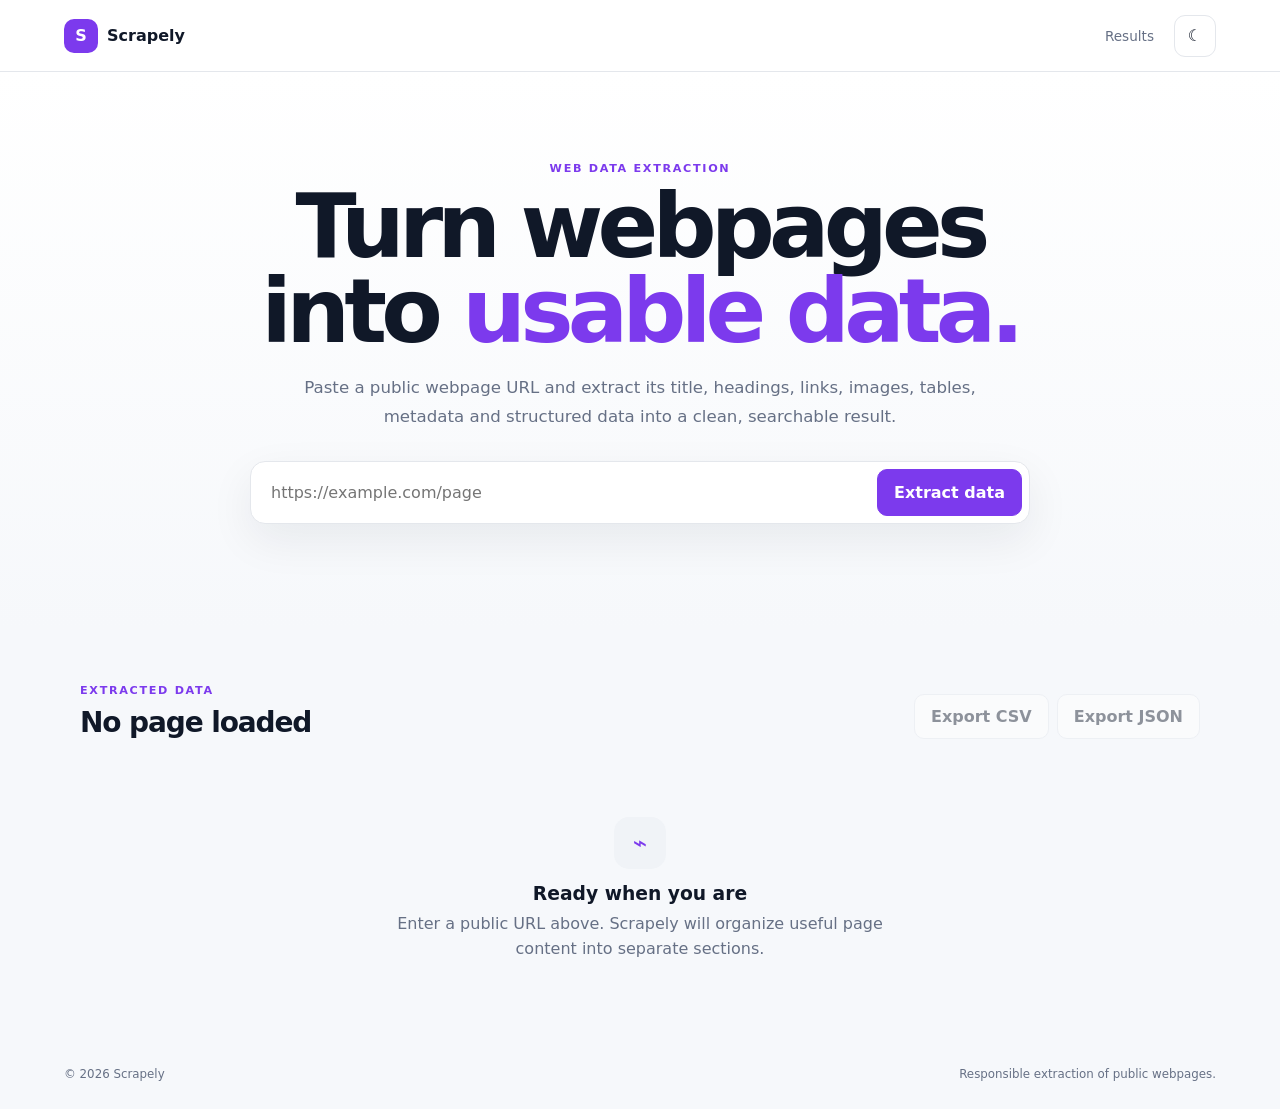
<file: index.html>
<!doctype html>
<html lang="en">
<head>
<meta charset="UTF-8"><meta name="viewport" content="width=device-width,initial-scale=1">
<meta name="description" content="Scrapely extracts useful structured data from public webpages.">
<title>Scrapely — Web Data Extractor</title><link rel="stylesheet" href="styles.css">
</head>
<body>
<header class="topbar"><a class="brand" href="#"><span class="logo">S</span> Scrapely</a>
<nav><a href="#results">Results</a><button id="theme" class="icon">☾</button></nav></header>
<main>
<section class="hero"><div class="hero-inner"><p class="eyebrow">WEB DATA EXTRACTION</p>
<h1>Turn webpages into <span>usable data.</span></h1>
<p class="sub">Paste a public webpage URL and extract its title, headings, links, images, tables, metadata and structured data into a clean, searchable result.</p>
<form id="extractForm"><input id="url" type="url" placeholder="https://example.com/page" required><button class="primary">Extract data</button></form>
<p id="status" class="status"></p></div></section>
<section class="container" id="results">
<div class="toolbar"><div><p class="eyebrow">EXTRACTED DATA</p><h2 id="resultTitle">No page loaded</h2></div>
<div class="toolbar-actions"><button id="csv" class="secondary" disabled>Export CSV</button><button id="json" class="secondary" disabled>Export JSON</button></div></div>
<div id="empty" class="empty"><div class="empty-icon">⌁</div><h3>Ready when you are</h3><p>Enter a public URL above. Scrapely will organize useful page content into separate sections.</p></div>
<div id="data" hidden><div class="stats">
<article><span>Headings</span><strong id="headingCount">0</strong></article><article><span>Links</span><strong id="linkCount">0</strong></article>
<article><span>Images</span><strong id="imageCount">0</strong></article><article><span>Metadata</span><strong id="metaCount">0</strong></article>
<article><span>Tables</span><strong id="tableCount">0</strong></article><article><span>Structured data</span><strong id="jsonLdCount">0</strong></article>
<article><span>Emails</span><strong id="emailCount">0</strong></article><article><span>Characters</span><strong id="charCount">0</strong></article></div>
<div class="search-row"><input id="search" type="search" placeholder="Filter extracted content..."></div>
<div class="result-grid">
<section class="panel"><h3>Page information</h3><div id="pageInfo"></div></section>
<section class="panel"><h3>Headings</h3><div id="headings"></div></section>
<section class="panel wide"><h3>Links</h3><div id="links"></div></section>
<section class="panel wide"><h3>Images</h3><div id="images"></div></section>
<section class="panel wide"><h3>Tables</h3><div id="tables"></div></section>
<section class="panel wide"><h3>Metadata</h3><div id="metadata"></div></section>
<section class="panel wide"><h3>Structured data (JSON-LD)</h3><div id="jsonLd"></div></section>
<section class="panel wide"><h3>Page text</h3><div id="pageText"></div></section>
</div></div></section>
</main>
<footer><span>© 2026 Scrapely</span><span>Responsible extraction of public webpages.</span></footer>
<div id="toast" class="toast"></div><script src="app.js"></script>
</body></html>
</file>
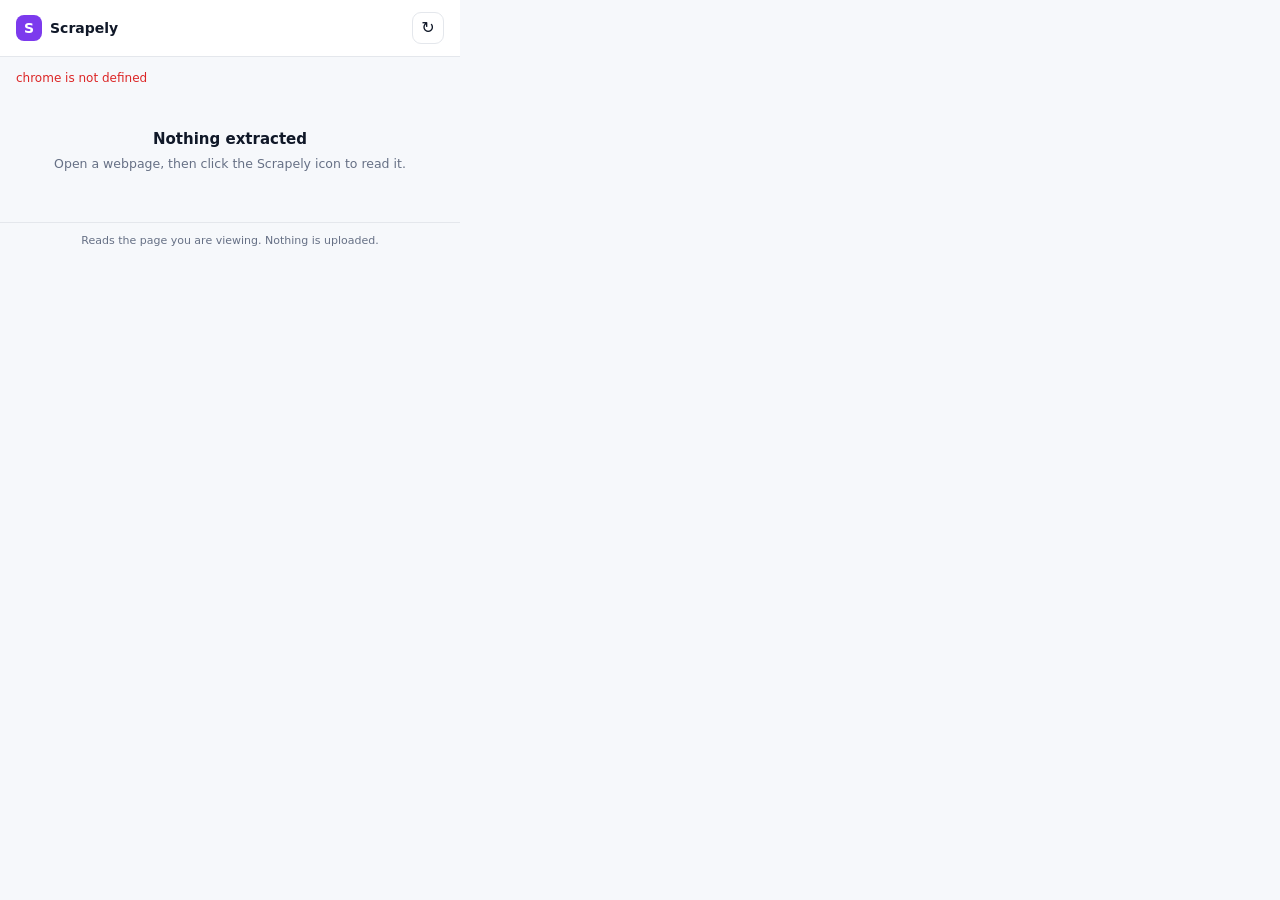
<file: extension/src/popup.html>
<!doctype html>
<html lang="en">
<head>
<meta charset="UTF-8">
<title>Scrapely</title>
<link rel="stylesheet" href="popup.css">
</head>
<body>
<header class="topbar">
  <span class="brand"><span class="logo">S</span> Scrapely</span>
  <button id="refresh" class="icon" title="Re-extract">↻</button>
</header>

<main>
  <p id="loading" class="status">Reading page…</p>
  <p id="status" class="status"></p>

  <div id="empty" class="empty" hidden>
    <h3>Nothing extracted</h3>
    <p>Open a webpage, then click the Scrapely icon to read it.</p>
  </div>

  <div id="data" hidden>
    <div class="page-head">
      <h2 id="pageTitle"></h2>
      <a id="pageUrl" class="url" target="_blank" rel="noopener noreferrer"></a>
    </div>

    <div id="stats" class="stats"></div>

    <input id="search" type="search" placeholder="Filter extracted content…">

    <div class="actions">
      <button id="csv" class="secondary">Export CSV</button>
      <button id="json" class="secondary">Export JSON</button>
    </div>

    <section class="panel"><h3>Page information</h3><div id="pageInfo"></div></section>
    <section class="panel"><h3>Headings</h3><div id="headings"></div></section>
    <section class="panel"><h3>Links</h3><div id="links"></div></section>
    <section class="panel"><h3>Images</h3><div id="images"></div></section>
    <section class="panel"><h3>Tables</h3><div id="tables"></div></section>
    <section class="panel"><h3>Metadata</h3><div id="metadata"></div></section>
    <section class="panel"><h3>Structured data (JSON-LD)</h3><div id="jsonLd"></div></section>
    <section class="panel" id="emails" hidden>
      <h3>Emails (<span id="emailsCount">0</span>)</h3>
      <div class="item"><span class="muted" id="emailsList"></span></div>
    </section>
    <section class="panel"><h3>Page text</h3><div id="pageText"></div></section>
  </div>
</main>

<footer>Reads the page you are viewing. Nothing is uploaded.</footer>
<script src="popup.js"></script>
</body>
</html>
</file>
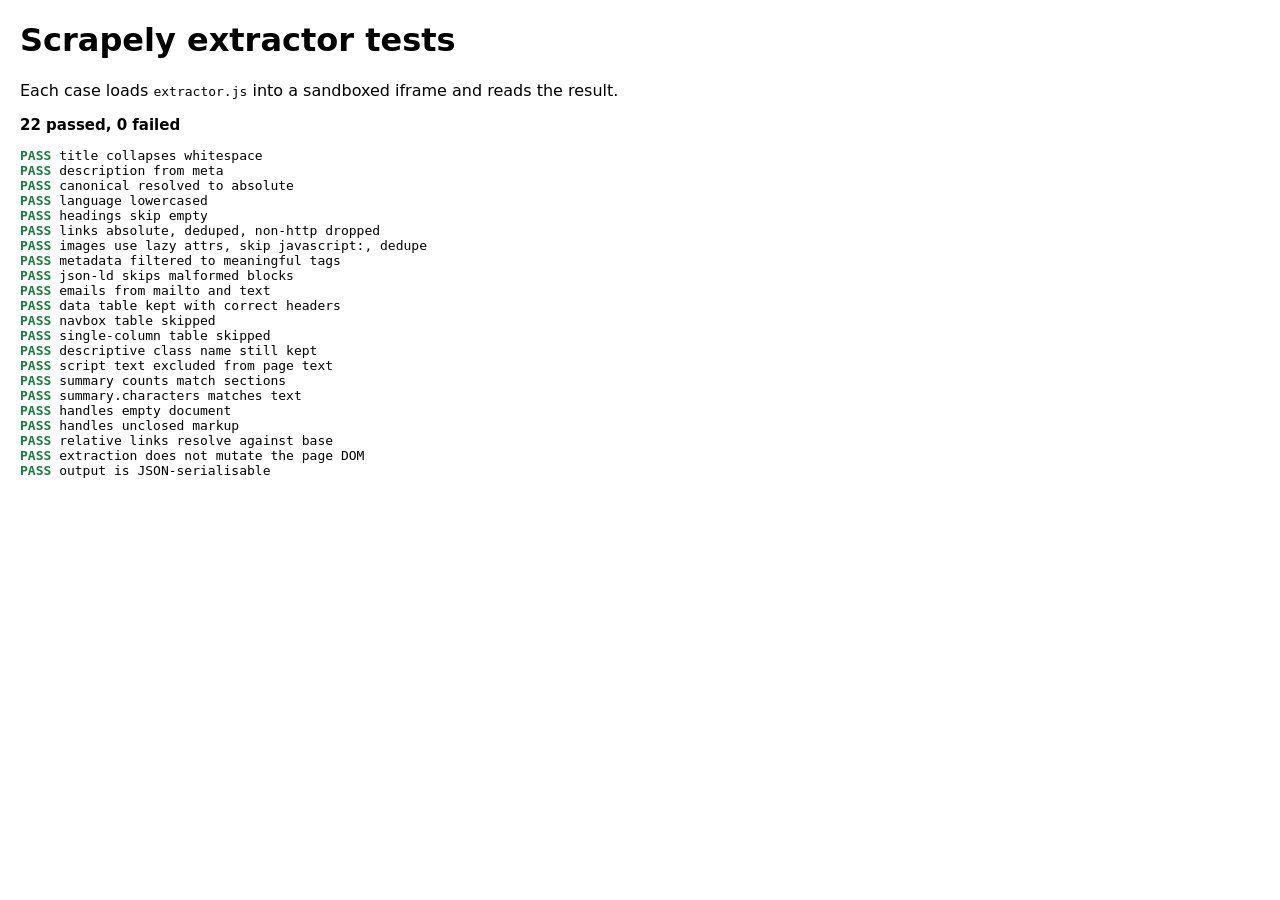
<file: extension/test/extractor.test.html>
<!doctype html>
<html lang="en">
<head>
<meta charset="UTF-8">
<title>Scrapely extractor tests</title>
<style>
  body { font-family: system-ui, sans-serif; margin: 20px; }
  #results { font-family: ui-monospace, Menlo, Consolas, monospace; font-size: 13px; }
  .pass::before { content: "PASS "; color: #15803d; font-weight: bold; }
  .fail { color: #b91c1c; font-weight: bold; }
  .fail::before { content: "FAIL "; }
  #summary { margin: 14px 0; font-size: 15px; font-weight: bold; }
  iframe { width: 700px; height: 340px; border: 1px solid #ccc; }
</style>
</head>
<body>
<h1>Scrapely extractor tests</h1>
<p>Each case loads <code>extractor.js</code> into a sandboxed iframe and reads the result.</p>
<div id="summary">running…</div>
<div id="results"></div>

<script src="../src/extractor.js"></script>
<script>
// Read the source once; each iframe needs its own copy injected as text,
// because a script tag's globals do not cross document boundaries.
let EXTRACTOR_SOURCE = "";
fetch("../src/extractor.js")
  .then((r) => r.text())
  .then((text) => {
    EXTRACTOR_SOURCE = text;
    return run();
  })
  .catch((error) => {
    document.getElementById("summary").textContent = "could not load extractor.js: " + error;
    document.getElementById("summary").dataset.done = "true";
  });
const CASES = [];
const test = (name, html, url, check) => CASES.push({ name, html, url, check });

// --- fixture page ---
// Note: closing script tags inside this literal must be written as <\/script>,
// otherwise the HTML parser ends this inline block at the first one.
const FIXTURE = `<!doctype html><html lang="en-GB"><head>
<title>  Example   Domain  </title>
<meta name="description" content="A reserved example domain.">
<meta property="og:title" content="Example Domain OG">
<meta name="viewport" content="width=device-width, initial-scale=1">
<link rel="canonical" href="https://example.com/canonical">
<script type="application/ld+json">{"@context":"https://schema.org","@type":"Organization","name":"Example"}<\/script>
<script type="application/ld+json">{not json}<\/script>
</head><body>
<nav><a href="/nav">Nav</a></nav>
<main>
<h1>Main heading</h1><h2>Sub   heading</h2><h3></h3>
<a href="/about">About us</a>
<a href="https://example.com/about">Duplicate</a>
<a href="mailto:hello@example.com">Email</a>
<a href="javascript:void(0)">JS</a>
<a href="#top">Top</a>
<a href="tel:+15551234">Call</a>
<a href="ftp://example.com/file">FTP</a>
<img src="https://example.com/logo.png" alt="Logo" width="120" height="40">
<img data-src="https://example.com/hero.jpg" alt="Hero">
<img src="javascript:void(0)" alt="Tracker">
<img src="https://example.com/logo.png" alt="Duplicate">
<p>Contact hello@example.com or sales@example.org.</p>
</main>
<table class="wikitable"><tr><th>Name</th><th>Price</th></tr>
<tr><td>Widget</td><td>9.99</td></tr></table>
<table class="navbox-inner"><tr><th>Lists of countries</th></tr>
<tr><td><a>Nominal</a></td><td><a>Per capita</a></td></tr></table>
<table><tr><td>nav link</td></tr><tr><td>another</td></tr></table>
<table class="data-table header-cells"><tr><th>Year</th><th>Total</th></tr>
<tr><td>2026</td><td>7</td></tr></table>
<script>console.log("ignored");<\/script>
</body></html>`;

test("title collapses whitespace", FIXTURE, "https://example.com/page", (d) =>
  d.title === "Example Domain");

test("description from meta", FIXTURE, "https://example.com/page", (d) =>
  d.description === "A reserved example domain.");

test("canonical resolved to absolute", FIXTURE, "https://example.com/page", (d) =>
  d.canonical === "https://example.com/canonical");

test("language lowercased", FIXTURE, "https://example.com/page", (d) =>
  d.language === "en-gb");

test("headings skip empty", FIXTURE, "https://example.com/page", (d) =>
  JSON.stringify(d.headings.map((h) => h.text)) === JSON.stringify(["Main heading", "Sub heading"]) &&
  d.headings[0].level === "h1");

test("links absolute, deduped, non-http dropped", FIXTURE, "https://example.com/page", (d) =>
  JSON.stringify(d.links.map((l) => l.url)) ===
  JSON.stringify(["https://example.com/nav", "https://example.com/about"]));

test("images use lazy attrs, skip javascript:, dedupe", FIXTURE, "https://example.com/page", (d) =>
  JSON.stringify(d.images.map((i) => i.url)) ===
  JSON.stringify(["https://example.com/logo.png", "https://example.com/hero.jpg"]) &&
  d.images[0].width === 120 && d.images[0].height === 40);

test("metadata filtered to meaningful tags", FIXTURE, "https://example.com/page", (d) => {
  const names = d.metadata.map((m) => m.name);
  return names.includes("description") && names.includes("og:title") && !names.includes("viewport");
});

test("json-ld skips malformed blocks", FIXTURE, "https://example.com/page", (d) =>
  d.jsonLd.length === 1 && d.jsonLd[0]["@type"] === "Organization");

test("emails from mailto and text", FIXTURE, "https://example.com/page", (d) =>
  d.emails.includes("hello@example.com") && d.emails.includes("sales@example.org"));

test("data table kept with correct headers", FIXTURE, "https://example.com/page", (d) =>
  d.tables.some((t) => t.headers[0] === "Name" && t.rows[0][0] === "Widget"));

test("navbox table skipped", FIXTURE, "https://example.com/page", (d) =>
  !d.tables.some((t) => t.headers.some((h) => h.includes("Lists of countries"))));

test("single-column table skipped", FIXTURE, "https://example.com/page", (d) =>
  !d.tables.some((t) => t.headers[0] === "nav link"));

test("descriptive class name still kept", FIXTURE, "https://example.com/page", (d) =>
  d.tables.some((t) => t.headers[0] === "Year" && t.headers[1] === "Total"));

test("script text excluded from page text", FIXTURE, "https://example.com/page", (d) =>
  !d.text.includes("ignored") && d.text.includes("Main heading"));

test("summary counts match sections", FIXTURE, "https://example.com/page", (d) =>
  d.summary.headings === d.headings.length &&
  d.summary.links === d.links.length &&
  d.summary.tables === d.tables.length &&
  d.summary.jsonLd === d.jsonLd.length);

test("summary.characters matches text", FIXTURE, "https://example.com/page", (d) =>
  d.summary.characters === d.text.length);

test("handles empty document", "<html></html>", "https://example.com/", (d) =>
  d.title === "" && Array.isArray(d.links) && d.links.length === 0);

test("handles unclosed markup", "<html><body><h1>unclosed", "https://example.com/", (d) =>
  d.headings.length === 1);

test("relative links resolve against base", '<a href="rel/page">Rel</a>', "https://example.com/dir/index.html", (d) =>
  d.links[0].url === "https://example.com/dir/rel/page");

test("extraction does not mutate the page DOM", FIXTURE, "https://example.com/page", (d, frame) => {
  // extractText works on a clone precisely so the visible page keeps its
  // scripts and headings.
  const doc = frame.contentDocument;
  const headings = Array.from(doc.querySelectorAll("h1")).map((h) => h.textContent);
  return headings.length === 1 && headings[0] === "Main heading";
});

test("output is JSON-serialisable", FIXTURE, "https://example.com/page", (d) => {
  JSON.parse(JSON.stringify(d));
  return true;
});

async function run() {
  const results = document.getElementById("results");
  let passed = 0;
  let failed = 0;

  for (const c of CASES) {
    const frame = document.createElement("iframe");
    frame.style.display = "none";
    document.body.appendChild(frame);
    const doc = frame.contentDocument;
    doc.open();
    doc.write(c.html);
    doc.close();

    // An iframe with no src inherits the parent's URL, which would make every
    // relative link resolve against the harness instead of the fixture. A
    // <base> reproduces the URL a real content script would run against.
    const base = doc.createElement("base");
    base.href = c.url;
    doc.head.insertBefore(base, doc.head.firstChild);

    // Re-inject: the iframe has its own global, so the parent's copy is absent.
    const script = doc.createElement("script");
    script.textContent = EXTRACTOR_SOURCE;
    doc.head.appendChild(script);

    let data = null;
    try {
      data = frame.contentWindow.ScrapelyExtract();
    } catch (error) {
      data = { __error: String(error) };
    }

    let ok = false;
    let detail = "";
    try {
      ok = c.check(data, frame);
    } catch (error) {
      detail = String(error);
    }
    ok ? passed++ : failed++;

    const line = document.createElement("div");
    line.className = ok ? "pass" : "fail";
    line.textContent = c.name + (ok ? "" : "  ->  " + (detail || JSON.stringify(data).slice(0, 200)));
    results.appendChild(line);
    frame.remove();
  }

  document.getElementById("summary").textContent = `${passed} passed, ${failed} failed`;
  document.getElementById("summary").dataset.done = "true";
  document.getElementById("summary").dataset.failed = String(failed);
}
</script>
</body>
</html>
</file>
<file: styles.css>
*{box-sizing:border-box}:root{--bg:#f6f8fb;--surface:#fff;--soft:#f0f3f7;--text:#101828;--muted:#667085;--border:#e4e7ec;--accent:#7c3aed;--accent2:#6d28d9;--danger:#dc2626;--shadow:0 16px 45px rgba(16,24,40,.07)}body.dark{--bg:#0b1020;--surface:#121a2b;--soft:#182235;--text:#f4f7fb;--muted:#9aa7bd;--border:#26334a;--shadow:0 16px 45px rgba(0,0,0,.25)}body{margin:0;background:var(--bg);color:var(--text);font-family:Inter,system-ui,-apple-system,"Segoe UI",sans-serif}a{color:inherit}button,input{font:inherit}button{cursor:pointer}.topbar{height:72px;padding:0 5vw;display:flex;align-items:center;justify-content:space-between;background:var(--surface);border-bottom:1px solid var(--border);position:sticky;top:0;z-index:5}.brand{text-decoration:none;font-weight:850;display:flex;align-items:center;gap:9px}.logo{width:34px;height:34px;border-radius:10px;background:var(--accent);color:#fff;display:grid;place-items:center}.topbar nav{display:flex;gap:20px;align-items:center}.topbar nav a{text-decoration:none;color:var(--muted);font-size:.85rem}.icon{width:42px;height:42px;border:1px solid var(--border);border-radius:11px;background:var(--surface);color:var(--text)}.hero{padding:90px 20px 75px;background:linear-gradient(180deg,var(--surface),var(--bg))}.hero-inner{width:min(850px,100%);margin:auto;text-align:center}.eyebrow{margin:0 0 9px;color:var(--accent);font-size:.7rem;letter-spacing:.15em;font-weight:850}.hero h1{font-size:clamp(2.9rem,7vw,5.7rem);line-height:.95;letter-spacing:-.065em;margin:0 0 20px}.hero h1 span{color:var(--accent)}.sub{max-width:690px;margin:0 auto;color:var(--muted);font-size:1.04rem;line-height:1.7}.hero form{display:flex;gap:9px;max-width:780px;margin:30px auto 0;padding:7px;background:var(--surface);border:1px solid var(--border);border-radius:15px;box-shadow:var(--shadow)}input{min-height:47px;border:1px solid var(--border);border-radius:10px;background:var(--surface);color:var(--text);padding:0 13px;outline:0}.hero form input{flex:1;min-width:0;border:0}.primary,.secondary{min-height:45px;padding:0 16px;border-radius:10px;font-weight:750}.primary{border:1px solid var(--accent);background:var(--accent);color:#fff}.primary:hover{background:var(--accent2)}.secondary{border:1px solid var(--border);background:var(--surface);color:var(--text)}.secondary:disabled{opacity:.45;cursor:not-allowed}.status{min-height:20px;color:var(--muted);font-size:.8rem;margin:10px 0 0}.container{width:min(1120px,90%);margin:auto}.toolbar{display:flex;justify-content:space-between;align-items:end;gap:20px;margin:55px 0 18px}.toolbar h2{margin:0;font-size:1.75rem;letter-spacing:-.04em}.toolbar-actions{display:flex;gap:8px}.empty{text-align:center;padding:60px 20px}.empty-icon{width:52px;height:52px;border-radius:15px;background:var(--soft);display:grid;place-items:center;margin:0 auto 14px;color:var(--accent);font-size:1.5rem}.empty h3{margin:0 0 7px}.empty p{max-width:500px;margin:auto;color:var(--muted);line-height:1.6}.stats{display:grid;grid-template-columns:repeat(4,1fr);gap:13px;margin-bottom:14px}.stats article,.panel{background:var(--surface);border:1px solid var(--border);border-radius:16px;box-shadow:var(--shadow)}.stats article{padding:19px}.stats span{display:block;color:var(--muted);font-size:.78rem}.stats strong{display:block;font-size:1.7rem;margin-top:7px}.search-row{margin-bottom:14px}.search-row input{width:100%}.result-grid{display:grid;grid-template-columns:1fr 1fr;gap:14px}.panel{padding:22px;min-width:0}.panel.wide{grid-column:1/-1}.panel h3{margin:0 0 15px;font-size:1rem}.info-row{padding:10px 0;border-bottom:1px solid var(--border);display:flex;justify-content:space-between;gap:15px;font-size:.8rem}.info-row:last-child{border:0}.info-row span:first-child{color:var(--muted)}.scrollbox{max-height:300px;overflow:auto}.item{padding:10px 0;border-bottom:1px solid var(--border);font-size:.8rem;line-height:1.45}.item:last-child{border:0}.item a{color:var(--accent);text-decoration:none;word-break:break-all}.item .muted{color:var(--muted);display:block;font-size:.73rem}.image-item{display:flex;gap:12px;align-items:center;padding:10px 0;border-bottom:1px solid var(--border)}.image-item img{width:55px;height:42px;object-fit:cover;border-radius:7px;background:var(--soft)}.image-item a{color:var(--accent);font-size:.78rem;word-break:break-all}.empty-small{color:var(--muted);font-size:.82rem}
.data-table{width:100%;margin-top:9px;border-collapse:collapse;font-size:.74rem}
.data-table th,.data-table td{border:1px solid var(--border);padding:5px 8px;text-align:left}
.data-table th{background:var(--soft);font-weight:700;white-space:nowrap}
.code{margin:7px 0 0;padding:10px;background:var(--soft);border-radius:9px;font-size:.72rem;line-height:1.5;white-space:pre-wrap;word-break:break-word;max-height:220px;overflow:auto;font-family:ui-monospace,SFMono-Regular,Menlo,Consolas,monospace}
.prose{margin:0;font-size:.8rem;line-height:1.7;color:var(--muted);white-space:pre-wrap;word-break:break-word}.toast{position:fixed;right:20px;bottom:20px;background:#111827;color:#fff;padding:13px 16px;border-radius:11px;opacity:0;transform:translateY(15px);transition:.2s;z-index:20}.toast.show{opacity:1;transform:none}footer{padding:45px 5vw 28px;display:flex;justify-content:space-between;color:var(--muted);font-size:.74rem}@media(max-width:800px){.stats{grid-template-columns:1fr 1fr}.result-grid{grid-template-columns:1fr}.panel.wide{grid-column:auto}}@media(max-width:600px){.topbar{padding:0 4%}.topbar nav a{display:none}.hero{padding:62px 15px 50px}.hero form{display:block;padding:8px}.hero form input{width:100%;margin-bottom:8px}.hero form .primary{width:100%}.toolbar{display:block;margin-top:40px}.toolbar-actions{margin-top:14px}.toolbar-actions button{flex:1}.stats{grid-template-columns:1fr 1fr}footer{display:block;line-height:2}}
</file>
<file: extension/src/popup.css>
:root {
  --bg: #f6f8fb;
  --surface: #fff;
  --soft: #f0f3f7;
  --text: #101828;
  --muted: #667085;
  --border: #e4e7ec;
  --accent: #7c3aed;
  --danger: #dc2626;
}

@media (prefers-color-scheme: dark) {
  :root {
    --bg: #0b1020;
    --surface: #121a2b;
    --soft: #182235;
    --text: #f4f7fb;
    --muted: #9aa7bd;
    --border: #26334a;
  }
}

* { box-sizing: border-box; }

body {
  margin: 0;
  width: 460px;
  max-height: 600px;
  overflow-y: auto;
  background: var(--bg);
  color: var(--text);
  font-family: Inter, system-ui, -apple-system, "Segoe UI", sans-serif;
  font-size: 14px;
}

a { color: var(--accent); }
button, input { font: inherit; }
button { cursor: pointer; }

.topbar {
  position: sticky;
  top: 0;
  z-index: 2;
  display: flex;
  align-items: center;
  justify-content: space-between;
  padding: 12px 16px;
  background: var(--surface);
  border-bottom: 1px solid var(--border);
}

.brand { display: flex; align-items: center; gap: 8px; font-weight: 800; }

.logo {
  display: grid;
  place-items: center;
  width: 26px;
  height: 26px;
  border-radius: 8px;
  background: var(--accent);
  color: #fff;
  font-size: 14px;
}

.icon {
  width: 32px;
  height: 32px;
  border: 1px solid var(--border);
  border-radius: 9px;
  background: var(--surface);
  color: var(--text);
  font-size: 16px;
  line-height: 1;
}

.icon:hover { background: var(--soft); }

main { padding: 14px 16px; }

.status { min-height: 17px; margin: 0 0 8px; color: var(--muted); font-size: 12px; }
.status.error { color: var(--danger); }

.empty { padding: 34px 12px; text-align: center; }
.empty h3 { margin: 0 0 6px; font-size: 15px; }
.empty p { margin: 0; color: var(--muted); font-size: 12.5px; line-height: 1.6; }

.page-head { margin-bottom: 12px; }
.page-head h2 { margin: 0 0 3px; font-size: 17px; letter-spacing: -0.02em; }
.url { display: block; overflow: hidden; font-size: 11.5px; text-overflow: ellipsis; white-space: nowrap; }

.stats {
  display: grid;
  grid-template-columns: repeat(4, 1fr);
  gap: 7px;
  margin-bottom: 11px;
}

.stats article {
  padding: 9px 10px;
  background: var(--surface);
  border: 1px solid var(--border);
  border-radius: 11px;
}

.stats span { display: block; color: var(--muted); font-size: 10.5px; }
.stats strong { display: block; margin-top: 3px; font-size: 15px; }

#search {
  width: 100%;
  min-height: 36px;
  padding: 0 11px;
  border: 1px solid var(--border);
  border-radius: 10px;
  outline: none;
  background: var(--surface);
  color: var(--text);
}

#search:focus { border-color: var(--accent); }

.actions { display: flex; gap: 7px; margin: 11px 0; }

.secondary {
  flex: 1;
  min-height: 34px;
  border: 1px solid var(--border);
  border-radius: 10px;
  background: var(--surface);
  color: var(--text);
  font-weight: 650;
}

.secondary:hover { background: var(--soft); }

.panel {
  padding: 13px 14px;
  margin-bottom: 9px;
  background: var(--surface);
  border: 1px solid var(--border);
  border-radius: 13px;
}

.panel h3 { margin: 0 0 9px; font-size: 12px; text-transform: uppercase; letter-spacing: 0.06em; color: var(--muted); }

.info-row {
  display: flex;
  justify-content: space-between;
  gap: 12px;
  padding: 6px 0;
  border-bottom: 1px solid var(--border);
  font-size: 12px;
}

.info-row:last-child { border: 0; }
.info-row span:first-child { color: var(--muted); flex: none; }
.info-row span:last-child { text-align: right; word-break: break-word; }

.scrollbox { max-height: 190px; overflow: auto; }

.item {
  padding: 7px 0;
  border-bottom: 1px solid var(--border);
  font-size: 12px;
  line-height: 1.45;
}

.item:last-child { border: 0; }
.item a { text-decoration: none; word-break: break-all; }
.item .muted { display: block; color: var(--muted); font-size: 11px; word-break: break-all; }

.image-item {
  display: flex;
  gap: 9px;
  align-items: center;
  padding: 7px 0;
  border-bottom: 1px solid var(--border);
}

.image-item img {
  width: 44px;
  height: 34px;
  border-radius: 6px;
  background: var(--soft);
  object-fit: cover;
}

.image-item a { font-size: 11.5px; word-break: break-all; }

.data-table { width: 100%; margin-top: 7px; border-collapse: collapse; font-size: 11px; }
.data-table th, .data-table td { padding: 4px 6px; border: 1px solid var(--border); text-align: left; }
.data-table th { background: var(--soft); font-weight: 700; white-space: nowrap; }

.code {
  max-height: 170px;
  margin: 6px 0 0;
  padding: 8px;
  overflow: auto;
  border-radius: 8px;
  background: var(--soft);
  font-family: ui-monospace, SFMono-Regular, Menlo, Consolas, monospace;
  font-size: 10.5px;
  line-height: 1.5;
  white-space: pre-wrap;
  word-break: break-word;
}

.prose { margin: 0; color: var(--muted); font-size: 12px; line-height: 1.7; word-break: break-word; }
.empty-small { margin: 0; color: var(--muted); font-size: 12px; }

footer {
  padding: 11px 16px 15px;
  border-top: 1px solid var(--border);
  color: var(--muted);
  font-size: 11px;
  text-align: center;
}
</file>
